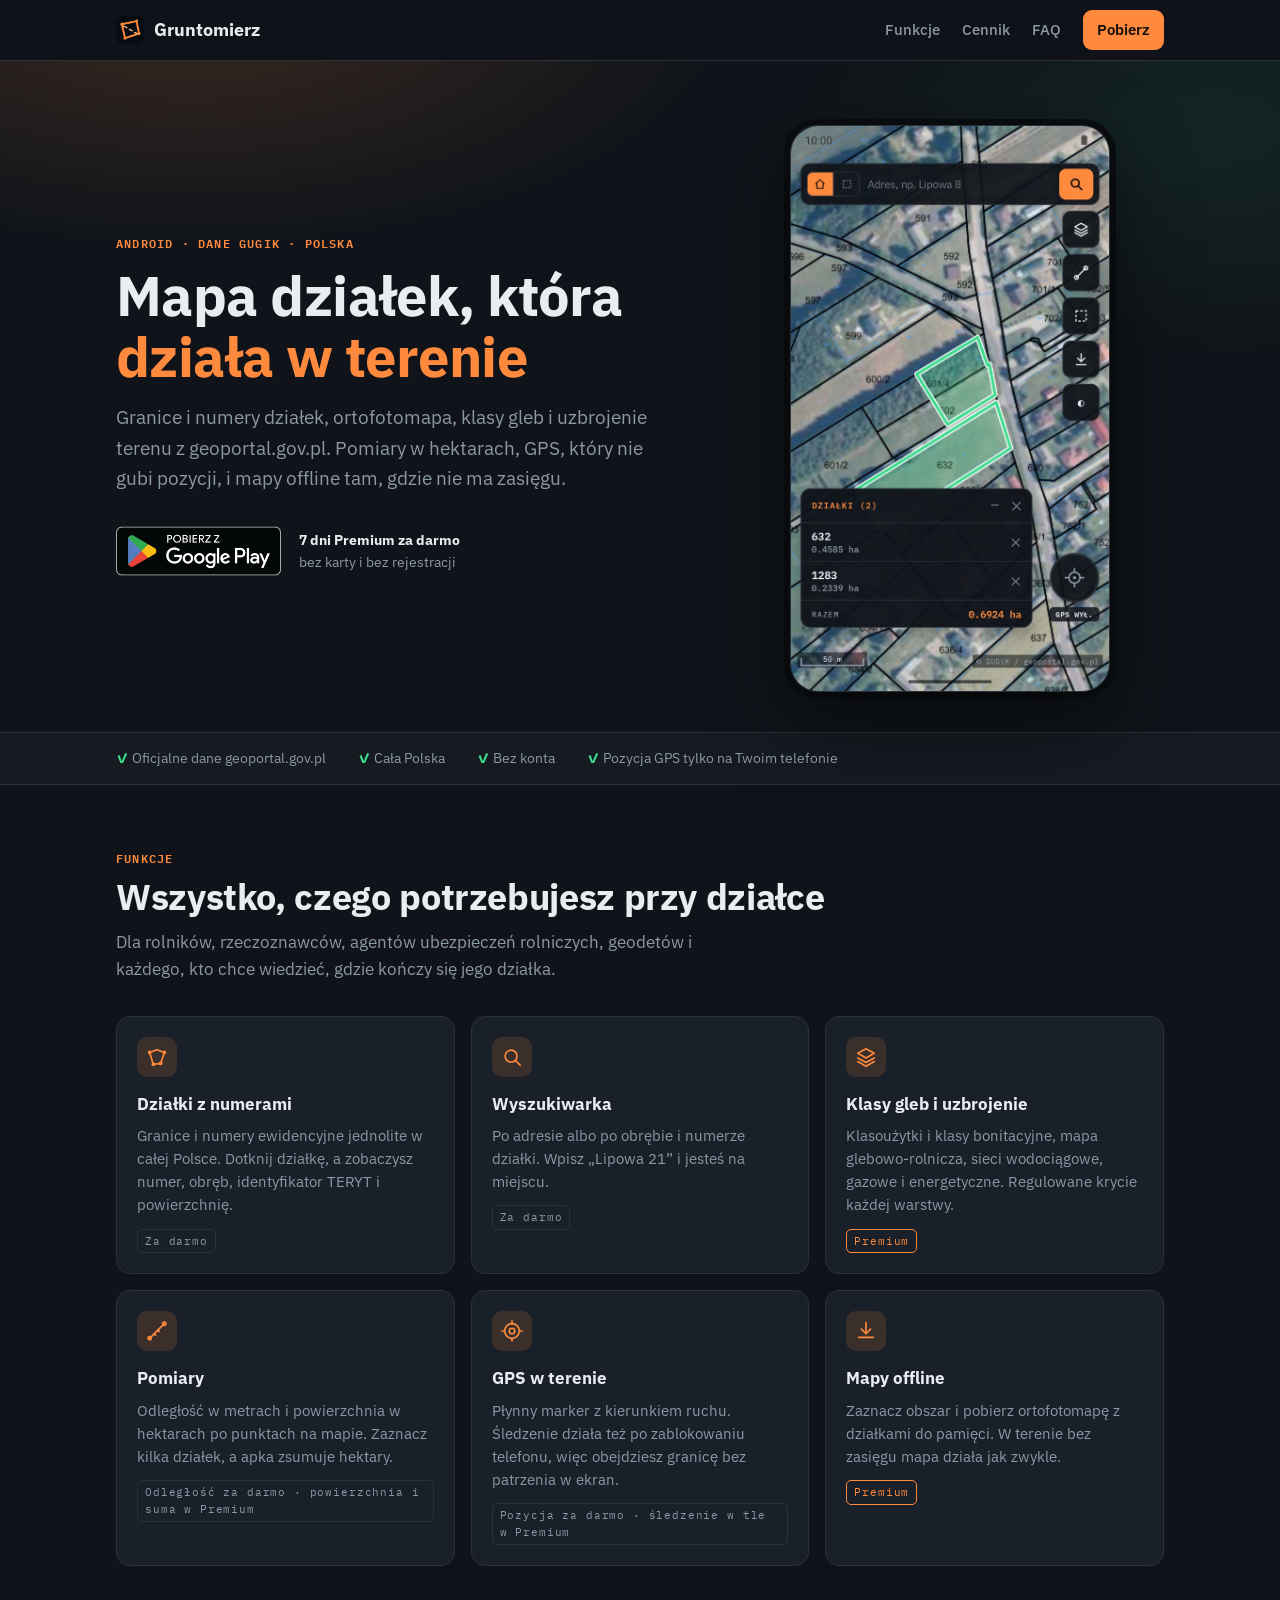
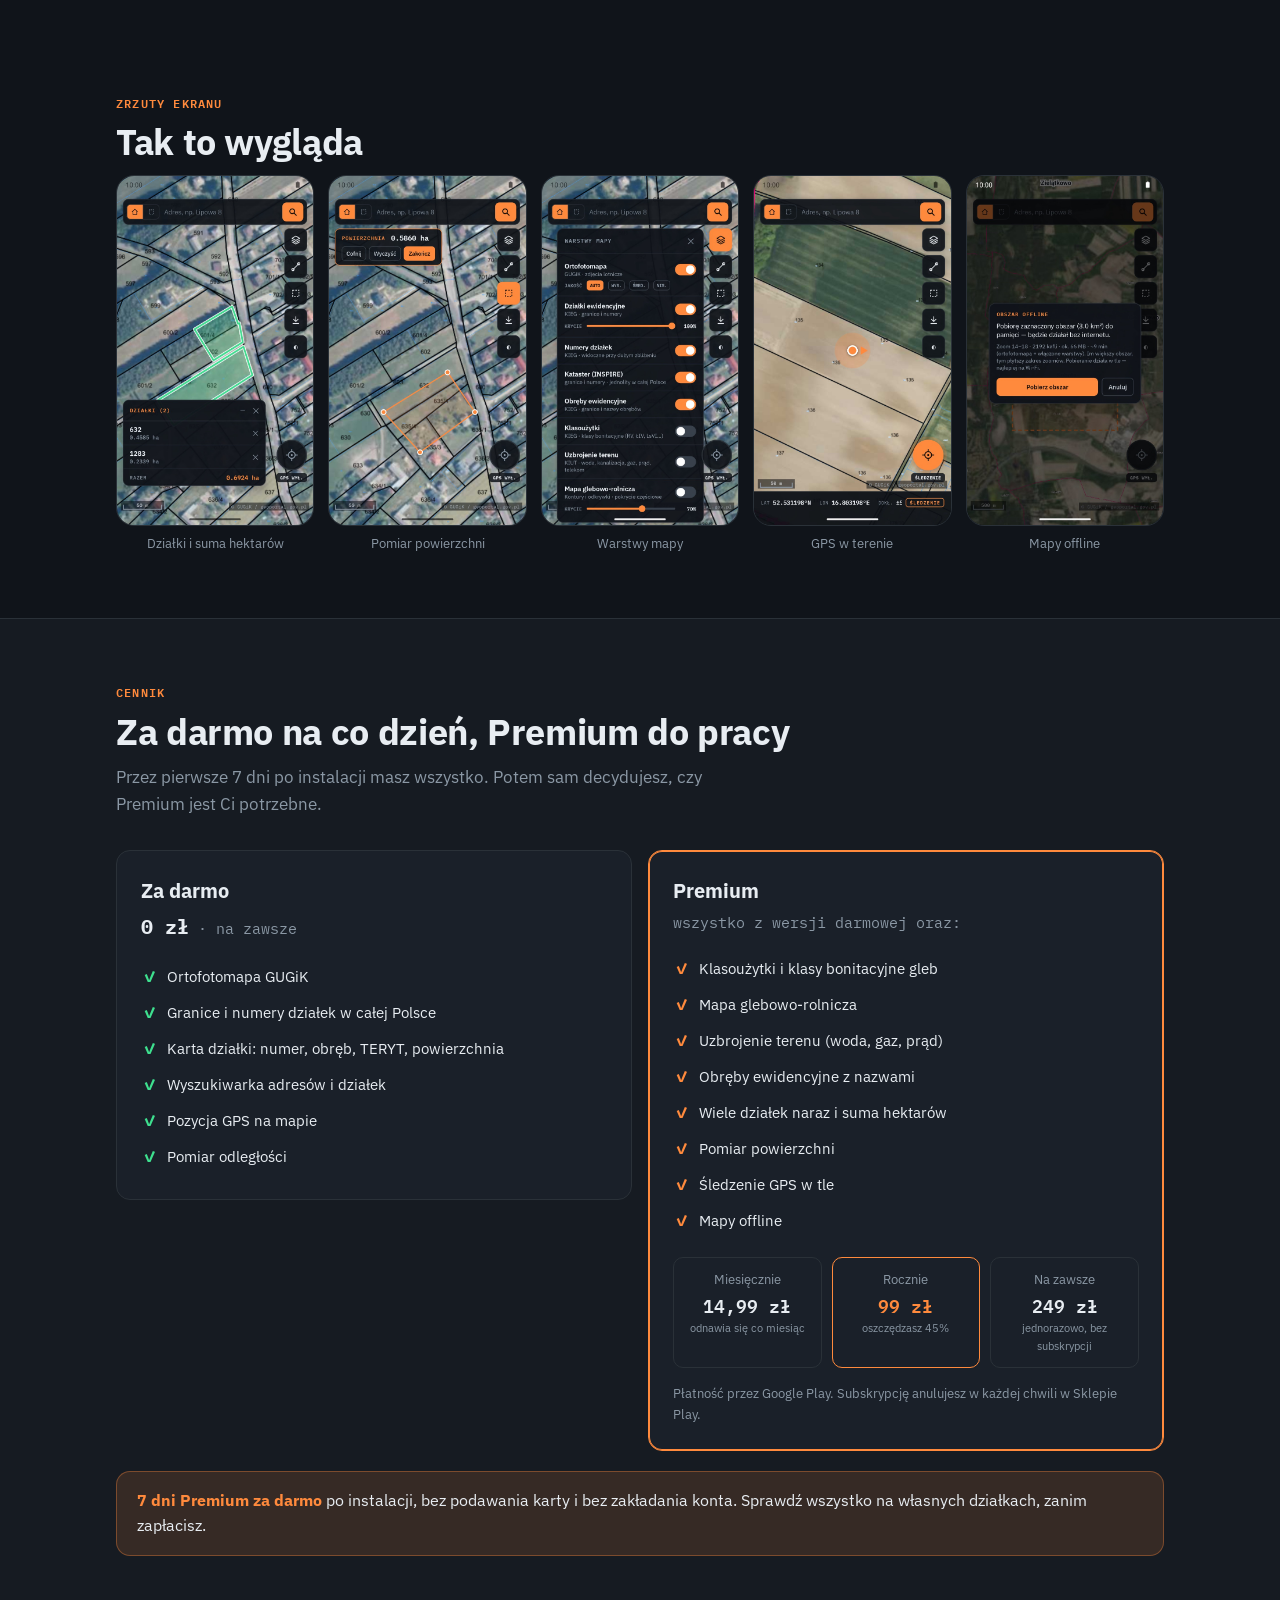
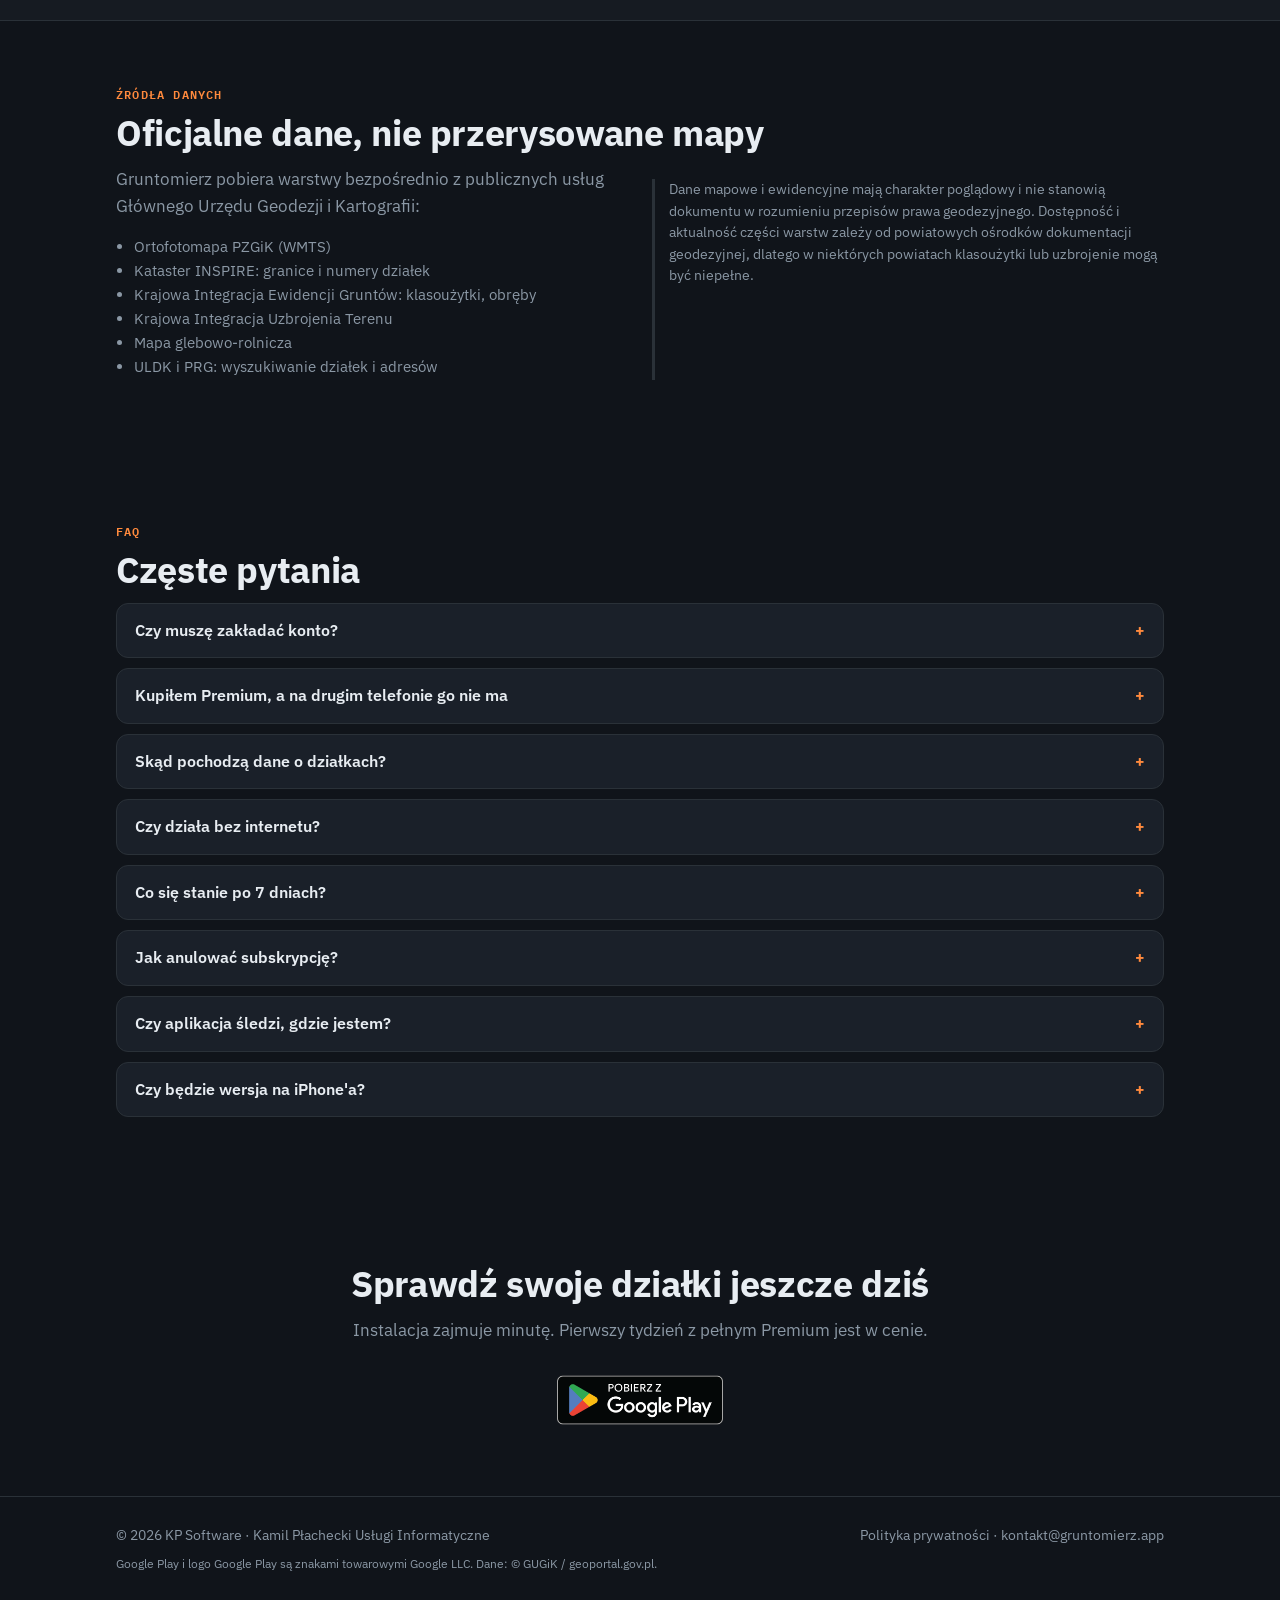
<file: index.html>
<!DOCTYPE html>
<html lang="pl">
<head>
<meta charset="utf-8">
<meta name="viewport" content="width=device-width, initial-scale=1">
<title>Gruntomierz – mapa działek dla rolników i rzeczoznawców</title>
<meta name="description" content="Gruntomierz to aplikacja na Androida z mapą działek ewidencyjnych, ortofotomapą, klasami gleb, pomiarami i GPS w terenie. Oficjalne dane geoportal.gov.pl, mapy offline, 7 dni Premium za darmo.">
<link rel="canonical" href="https://gruntomierz.app/">
<meta property="og:type" content="website">
<meta property="og:title" content="Gruntomierz – mapa działek dla rolników i rzeczoznawców">
<meta property="og:description" content="Działki, ortofotomapa, klasy gleb, pomiary i GPS w terenie. Oficjalne dane geoportal.gov.pl. Android, 7 dni Premium za darmo.">
<meta property="og:image" content="https://gruntomierz.app/assets/og-image.png">
<meta property="og:url" content="https://gruntomierz.app/">
<meta property="og:locale" content="pl_PL">
<meta name="twitter:card" content="summary_large_image">
<meta name="theme-color" content="#10141a">
<link rel="icon" type="image/png" sizes="32x32" href="assets/favicon-32.png">
<link rel="apple-touch-icon" href="assets/icon-192.png">
<link rel="preconnect" href="https://fonts.googleapis.com">
<link rel="preconnect" href="https://fonts.gstatic.com" crossorigin>
<link href="https://fonts.googleapis.com/css2?family=IBM+Plex+Sans:wght@400;500;600;700&family=IBM+Plex+Mono:wght@500;600&display=swap" rel="stylesheet">
<link rel="stylesheet" href="assets/site.css">
<script type="application/ld+json">
{
  "@context": "https://schema.org",
  "@type": "SoftwareApplication",
  "name": "Gruntomierz",
  "operatingSystem": "Android",
  "applicationCategory": "UtilitiesApplication",
  "description": "Mapa działek ewidencyjnych z ortofotomapą, klasami gleb, pomiarami, GPS w terenie i mapami offline. Oficjalne dane geoportal.gov.pl.",
  "url": "https://gruntomierz.app/",
  "installUrl": "https://play.google.com/store/apps/details?id=pl.gruntomierz.app",
  "offers": [
    {"@type": "Offer", "price": "0", "priceCurrency": "PLN", "description": "Wersja darmowa"},
    {"@type": "Offer", "price": "14.99", "priceCurrency": "PLN", "description": "Premium miesięcznie"},
    {"@type": "Offer", "price": "99", "priceCurrency": "PLN", "description": "Premium rocznie"},
    {"@type": "Offer", "price": "249", "priceCurrency": "PLN", "description": "Premium na zawsze"}
  ],
  "author": {"@type": "Organization", "name": "KP Software"}
}
</script>
</head>
<body>

<header class="nav">
  <div class="wrap">
    <a class="brand" href="/"><img src="assets/icon-192.png" alt="" width="28" height="28"> Gruntomierz</a>
    <nav class="navlinks">
      <a href="#funkcje">Funkcje</a>
      <a href="#cennik">Cennik</a>
      <a href="#faq">FAQ</a>
      <a class="cta" href="https://play.google.com/store/apps/details?id=pl.gruntomierz.app">Pobierz</a>
    </nav>
  </div>
</header>

<section class="hero">
  <div class="wrap">
    <div>
      <div class="mono">Android · dane GUGiK · Polska</div>
      <h1>Mapa działek, która <em>działa w terenie</em></h1>
      <p class="lead">Granice i numery działek, ortofotomapa, klasy gleb i uzbrojenie terenu z geoportal.gov.pl. Pomiary w hektarach, GPS, który nie gubi pozycji, i mapy offline tam, gdzie nie ma zasięgu.</p>
      <div class="badges">
        <a href="https://play.google.com/store/apps/details?id=pl.gruntomierz.app"><img class="play" src="assets/google-play-badge-pl.png" alt="Pobierz z Google Play"></a>
        <div class="trial"><strong>7 dni Premium za darmo</strong><br>bez karty i bez rejestracji</div>
      </div>
    </div>
    <img class="phone" src="assets/shot_01_dzialki.jpg" alt="Ekran aplikacji Gruntomierz: zaznaczone działki z numerami i sumą powierzchni na ortofotomapie" width="540" height="960">
  </div>
</section>

<div class="trust">
  <div class="wrap">
    <span>Oficjalne dane geoportal.gov.pl</span>
    <span>Cała Polska</span>
    <span>Bez konta</span>
    <span>Pozycja GPS tylko na Twoim telefonie</span>
  </div>
</div>

<section id="funkcje">
  <div class="wrap">
    <div class="mono">Funkcje</div>
    <h2>Wszystko, czego potrzebujesz przy działce</h2>
    <p class="sub">Dla rolników, rzeczoznawców, agentów ubezpieczeń rolniczych, geodetów i każdego, kto chce wiedzieć, gdzie kończy się jego działka.</p>
    <div class="grid">
      <div class="card">
        <div class="ico"><svg viewBox="0 0 24 24"><path d="M4 7l8-3 8 3-4 12-8 1z"/><circle cx="4" cy="7" r="1.2"/><circle cx="20" cy="7" r="1.2"/><circle cx="16" cy="19" r="1.2"/><circle cx="8" cy="20" r="1.2"/></svg></div>
        <h3>Działki z numerami</h3>
        <p>Granice i numery ewidencyjne jednolite w całej Polsce. Dotknij działkę, a zobaczysz numer, obręb, identyfikator TERYT i powierzchnię.</p>
        <span class="tag">Za darmo</span>
      </div>
      <div class="card">
        <div class="ico"><svg viewBox="0 0 24 24"><circle cx="11" cy="11" r="6.5"/><path d="M16 16l5 5"/></svg></div>
        <h3>Wyszukiwarka</h3>
        <p>Po adresie albo po obrębie i numerze działki. Wpisz „Lipowa 21” i jesteś na miejscu.</p>
        <span class="tag">Za darmo</span>
      </div>
      <div class="card">
        <div class="ico"><svg viewBox="0 0 24 24"><path d="M12 3l9 5-9 5-9-5z"/><path d="M3 13l9 5 9-5"/><path d="M3 17l9 5 9-5"/></svg></div>
        <h3>Klasy gleb i uzbrojenie</h3>
        <p>Klasoużytki i klasy bonitacyjne, mapa glebowo-rolnicza, sieci wodociągowe, gazowe i energetyczne. Regulowane krycie każdej warstwy.</p>
        <span class="tag prem">Premium</span>
      </div>
      <div class="card">
        <div class="ico"><svg viewBox="0 0 24 24"><path d="M4 20L20 4"/><circle cx="4" cy="20" r="1.8"/><circle cx="20" cy="4" r="1.8"/><path d="M9 15l1.5 1.5M13 11l1.5 1.5"/></svg></div>
        <h3>Pomiary</h3>
        <p>Odległość w metrach i powierzchnia w hektarach po punktach na mapie. Zaznacz kilka działek, a apka zsumuje hektary.</p>
        <span class="tag">Odległość za darmo · powierzchnia i suma w Premium</span>
      </div>
      <div class="card">
        <div class="ico"><svg viewBox="0 0 24 24"><circle cx="12" cy="12" r="3"/><circle cx="12" cy="12" r="8"/><path d="M12 1v3M12 20v3M1 12h3M20 12h3"/></svg></div>
        <h3>GPS w terenie</h3>
        <p>Płynny marker z kierunkiem ruchu. Śledzenie działa też po zablokowaniu telefonu, więc obejdziesz granicę bez patrzenia w ekran.</p>
        <span class="tag">Pozycja za darmo · śledzenie w tle w Premium</span>
      </div>
      <div class="card">
        <div class="ico"><svg viewBox="0 0 24 24"><path d="M12 3v12"/><path d="M7 10l5 5 5-5"/><path d="M4 19h16"/></svg></div>
        <h3>Mapy offline</h3>
        <p>Zaznacz obszar i pobierz ortofotomapę z działkami do pamięci. W terenie bez zasięgu mapa działa jak zwykle.</p>
        <span class="tag prem">Premium</span>
      </div>
    </div>
  </div>
</section>

<section id="ekrany">
  <div class="wrap">
    <div class="mono">Zrzuty ekranu</div>
    <h2>Tak to wygląda</h2>
    <div class="shots">
      <figure><img src="assets/shot_01_dzialki.jpg" alt="Lista zaznaczonych działek z sumą powierzchni" loading="lazy" width="540" height="960"><figcaption>Działki i suma hektarów</figcaption></figure>
      <figure><img src="assets/shot_02_pomiar.jpg" alt="Pomiar powierzchni po punktach na mapie" loading="lazy" width="540" height="960"><figcaption>Pomiar powierzchni</figcaption></figure>
      <figure><img src="assets/shot_03_warstwy.jpg" alt="Panel warstw mapy" loading="lazy" width="540" height="960"><figcaption>Warstwy mapy</figcaption></figure>
      <figure><img src="assets/shot_06_gps.jpg" alt="Śledzenie GPS na mapie działek" loading="lazy" width="540" height="960"><figcaption>GPS w terenie</figcaption></figure>
      <figure><img src="assets/shot_05_offline.jpg" alt="Pobieranie obszaru mapy do pamięci offline" loading="lazy" width="540" height="960"><figcaption>Mapy offline</figcaption></figure>
    </div>
  </div>
</section>

<section id="cennik" class="pricing">
  <div class="wrap">
    <div class="mono">Cennik</div>
    <h2>Za darmo na co dzień, Premium do pracy</h2>
    <p class="sub">Przez pierwsze 7 dni po instalacji masz wszystko. Potem sam decydujesz, czy Premium jest Ci potrzebne.</p>
    <div class="plans">
      <div class="plan free">
        <h3>Za darmo</h3>
        <p class="price"><b>0 zł</b> · na zawsze</p>
        <ul>
          <li>Ortofotomapa GUGiK</li>
          <li>Granice i numery działek w całej Polsce</li>
          <li>Karta działki: numer, obręb, TERYT, powierzchnia</li>
          <li>Wyszukiwarka adresów i działek</li>
          <li>Pozycja GPS na mapie</li>
          <li>Pomiar odległości</li>
        </ul>
      </div>
      <div class="plan prem">
        <h3>Premium</h3>
        <p class="price">wszystko z wersji darmowej oraz:</p>
        <ul>
          <li>Klasoużytki i klasy bonitacyjne gleb</li>
          <li>Mapa glebowo-rolnicza</li>
          <li>Uzbrojenie terenu (woda, gaz, prąd)</li>
          <li>Obręby ewidencyjne z nazwami</li>
          <li>Wiele działek naraz i suma hektarów</li>
          <li>Pomiar powierzchni</li>
          <li>Śledzenie GPS w tle</li>
          <li>Mapy offline</li>
        </ul>
        <div class="tiers">
          <div class="tier"><div class="n">Miesięcznie</div><div class="v">14,99 zł</div><div class="s">odnawia się co miesiąc</div></div>
          <div class="tier best"><div class="n">Rocznie</div><div class="v">99 zł</div><div class="s">oszczędzasz 45%</div></div>
          <div class="tier"><div class="n">Na zawsze</div><div class="v">249 zł</div><div class="s">jednorazowo, bez subskrypcji</div></div>
        </div>
        <p class="note">Płatność przez Google Play. Subskrypcję anulujesz w każdej chwili w Sklepie Play.</p>
      </div>
    </div>
    <div class="trialbox"><span><b>7 dni Premium za darmo</b> po instalacji, bez podawania karty i bez zakładania konta. Sprawdź wszystko na własnych działkach, zanim zapłacisz.</span></div>
  </div>
</section>

<section id="dane">
  <div class="wrap">
    <div class="mono">Źródła danych</div>
    <h2>Oficjalne dane, nie przerysowane mapy</h2>
    <div class="sources">
      <div>
        <p class="sub" style="margin-bottom:12px">Gruntomierz pobiera warstwy bezpośrednio z publicznych usług Głównego Urzędu Geodezji i Kartografii:</p>
        <ul>
          <li>Ortofotomapa PZGiK (WMTS)</li>
          <li>Kataster INSPIRE: granice i numery działek</li>
          <li>Krajowa Integracja Ewidencji Gruntów: klasoużytki, obręby</li>
          <li>Krajowa Integracja Uzbrojenia Terenu</li>
          <li>Mapa glebowo-rolnicza</li>
          <li>ULDK i PRG: wyszukiwanie działek i adresów</li>
        </ul>
      </div>
      <p class="disclaimer">Dane mapowe i ewidencyjne mają charakter poglądowy i nie stanowią dokumentu w rozumieniu przepisów prawa geodezyjnego. Dostępność i aktualność części warstw zależy od powiatowych ośrodków dokumentacji geodezyjnej, dlatego w niektórych powiatach klasoużytki lub uzbrojenie mogą być niepełne.</p>
    </div>
  </div>
</section>

<section id="faq" class="faq">
  <div class="wrap">
    <div class="mono">FAQ</div>
    <h2>Częste pytania</h2>
    <details><summary>Czy muszę zakładać konto?</summary><p>Nie. Aplikacja nie ma logowania ani rejestracji. Zakup Premium jest przypisany do konta Google, z którego zainstalowałeś aplikację ze Sklepu Play, i sam przenosi się na inne urządzenia z tym kontem.</p></details>
    <details><summary>Kupiłem Premium, a na drugim telefonie go nie ma</summary><p>Sklep Play przypisuje zakup do konta, z którego aplikacja została zainstalowana na danym urządzeniu, nie do konta domyślnego telefonu. Jeśli masz kilka kont Google, odinstaluj Gruntomierz, w Sklepie Play przełącz się na konto, na którym kupiłeś Premium, zainstaluj ponownie i dotknij gwiazdki → „Przywróć zakupy”. Jeśli Sklep Play na tym urządzeniu jeszcze nie zsynchronizował zakupów, otwórz w nim Płatności i subskrypcje → Subskrypcje, a potem ponów „Przywróć zakupy”.</p></details>
    <details><summary>Skąd pochodzą dane o działkach?</summary><p>Z publicznych usług geoportal.gov.pl prowadzonych przez GUGiK, tych samych, z których korzystają urzędy. Aplikacja nie ma własnej kopii danych, więc widzisz to, co aktualnie publikuje geoportal.</p></details>
    <details><summary>Czy działa bez internetu?</summary><p>Tak, po pobraniu obszaru offline (Premium). Zaznaczasz prostokąt na mapie, apka zapisuje ortofotomapę i włączone warstwy w pamięci telefonu i w terenie bez zasięgu wszystko działa jak zwykle. Wyszukiwarka i karta działki wymagają internetu.</p></details>
    <details><summary>Co się stanie po 7 dniach?</summary><p>Aplikacja przełącza się w wersję darmową: mapa działek z numerami, wyszukiwarka, pozycja GPS i pomiar odległości zostają na zawsze. Funkcje Premium pokazują kłódkę i można je odblokować w każdej chwili.</p></details>
    <details><summary>Jak anulować subskrypcję?</summary><p>W Sklepie Play: Płatności i subskrypcje → Subskrypcje → Gruntomierz Premium → Anuluj. Dostęp trwa do końca opłaconego okresu. Jeśli nie lubisz subskrypcji, wybierz plan „Na zawsze”.</p></details>
    <details><summary>Czy aplikacja śledzi, gdzie jestem?</summary><p>Pozycja GPS jest przetwarzana wyłącznie na telefonie i nigdzie nie jest wysyłana ani zapisywana. Szczegóły w <a href="polityka-prywatnosci.html">polityce prywatności</a>.</p></details>
    <details><summary>Czy będzie wersja na iPhone'a?</summary><p>Na razie nie. Gruntomierz jest dostępny na Androida 8.0 i nowsze. Jeśli zależy Ci na wersji iOS, napisz, liczymy głosy.</p></details>
  </div>
</section>

<section class="cta-final">
  <div class="wrap">
    <h2>Sprawdź swoje działki jeszcze dziś</h2>
    <p class="sub" style="margin: 0 auto 24px">Instalacja zajmuje minutę. Pierwszy tydzień z pełnym Premium jest w cenie.</p>
    <div class="badges">
      <a href="https://play.google.com/store/apps/details?id=pl.gruntomierz.app"><img class="play" src="assets/google-play-badge-pl.png" alt="Pobierz z Google Play"></a>
    </div>
  </div>
</section>

<footer class="foot">
  <div class="wrap">
    <span>© 2026 KP Software · Kamil Płachecki Usługi Informatyczne</span>
    <span><a href="polityka-prywatnosci.html">Polityka prywatności</a> · <a href="mailto:kontakt@gruntomierz.app">kontakt@gruntomierz.app</a></span>
    <span style="flex-basis:100%;font-size:12px">Google Play i logo Google Play są znakami towarowymi Google LLC. Dane: © GUGiK / geoportal.gov.pl.</span>
  </div>
</footer>

</body>
</html>
</file>
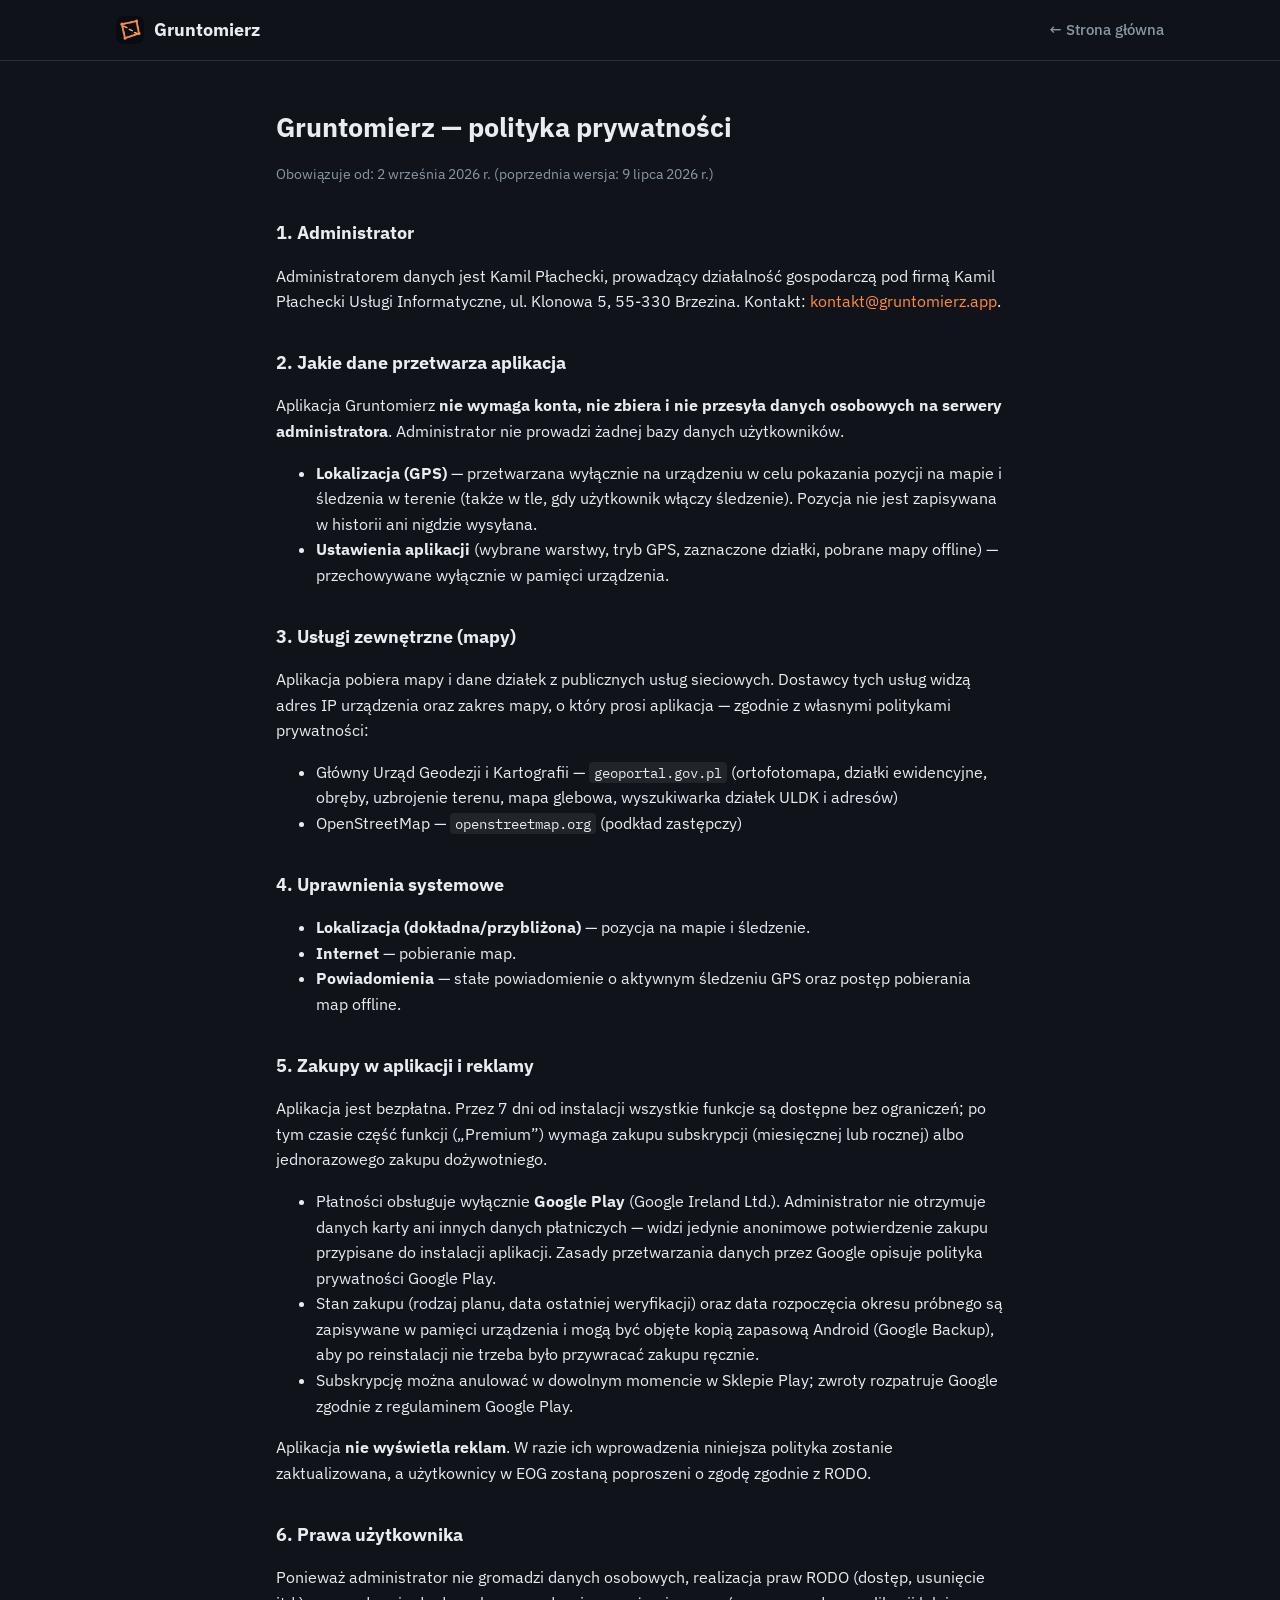
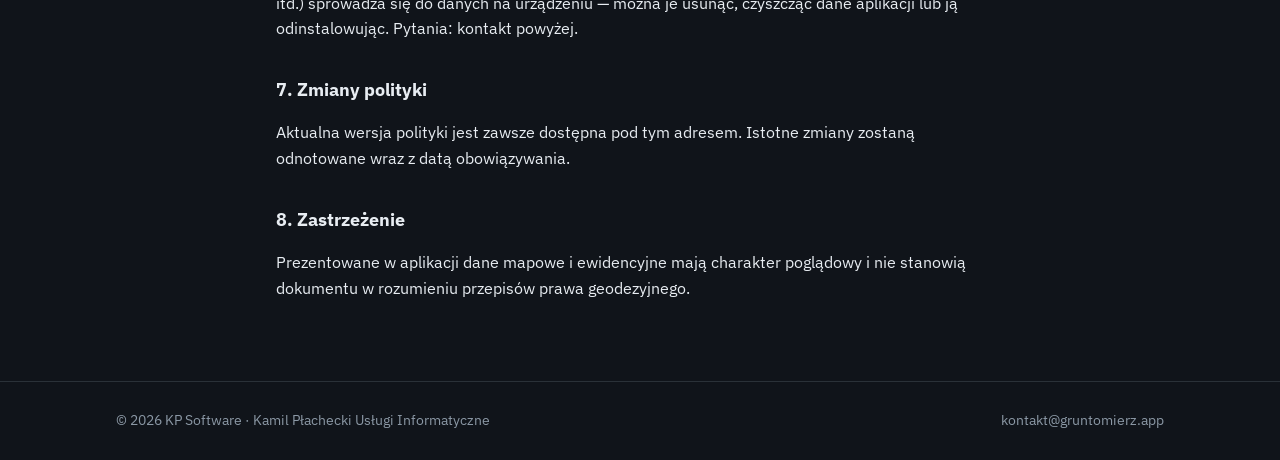
<file: polityka-prywatnosci.html>
<!DOCTYPE html>
<html lang="pl">
<head>
<meta charset="utf-8">
<meta name="viewport" content="width=device-width, initial-scale=1">
<title>Polityka prywatności – Gruntomierz</title>
<meta name="description" content="Polityka prywatności aplikacji Gruntomierz – mapa działek dla rolników.">
<link rel="icon" type="image/png" sizes="32x32" href="assets/favicon-32.png">
<link rel="apple-touch-icon" href="assets/icon-192.png">
<link rel="preconnect" href="https://fonts.googleapis.com">
<link rel="preconnect" href="https://fonts.gstatic.com" crossorigin>
<link href="https://fonts.googleapis.com/css2?family=IBM+Plex+Sans:wght@400;500;600;700&family=IBM+Plex+Mono:wght@500;600&display=swap" rel="stylesheet">
<link rel="stylesheet" href="assets/site.css">
</head>
<body class="doc">
<header class="nav"><div class="wrap"><a class="brand" href="/"><img src="assets/icon-192.png" alt="" width="28" height="28"> Gruntomierz</a><a class="navlink" href="/">← Strona główna</a></div></header>
<main class="wrap prose">
<h1>Gruntomierz — polityka prywatności</h1>
<p class="meta">Obowiązuje od: 2 września 2026 r. (poprzednia wersja: 9 lipca 2026 r.)</p>

<h2>1. Administrator</h2>
<p>Administratorem danych jest Kamil Płachecki, prowadzący działalność gospodarczą
pod firmą Kamil Płachecki Usługi Informatyczne, ul. Klonowa 5, 55-330 Brzezina.
Kontakt: <a href="mailto:kontakt@gruntomierz.app">kontakt@gruntomierz.app</a>.</p>

<h2>2. Jakie dane przetwarza aplikacja</h2>
<p>Aplikacja Gruntomierz <strong>nie wymaga konta, nie zbiera i nie przesyła danych
osobowych na serwery administratora</strong>. Administrator nie prowadzi żadnej bazy
danych użytkowników.</p>
<ul>
  <li><strong>Lokalizacja (GPS)</strong> — przetwarzana wyłącznie na urządzeniu w celu
  pokazania pozycji na mapie i śledzenia w terenie (także w tle, gdy użytkownik włączy
  śledzenie). Pozycja nie jest zapisywana w historii ani nigdzie wysyłana.</li>
  <li><strong>Ustawienia aplikacji</strong> (wybrane warstwy, tryb GPS, zaznaczone działki,
  pobrane mapy offline) — przechowywane wyłącznie w pamięci urządzenia.</li>
</ul>

<h2>3. Usługi zewnętrzne (mapy)</h2>
<p>Aplikacja pobiera mapy i dane działek z publicznych usług sieciowych. Dostawcy tych
usług widzą adres IP urządzenia oraz zakres mapy, o który prosi aplikacja — zgodnie
z własnymi politykami prywatności:</p>
<ul>
  <li>Główny Urząd Geodezji i Kartografii — <code>geoportal.gov.pl</code>
  (ortofotomapa, działki ewidencyjne, obręby, uzbrojenie terenu, mapa glebowa,
  wyszukiwarka działek ULDK i adresów)</li>
  <li>OpenStreetMap — <code>openstreetmap.org</code> (podkład zastępczy)</li>
</ul>

<h2>4. Uprawnienia systemowe</h2>
<ul>
  <li><strong>Lokalizacja (dokładna/przybliżona)</strong> — pozycja na mapie i śledzenie.</li>
  <li><strong>Internet</strong> — pobieranie map.</li>
  <li><strong>Powiadomienia</strong> — stałe powiadomienie o aktywnym śledzeniu GPS
  oraz postęp pobierania map offline.</li>
</ul>

<h2>5. Zakupy w aplikacji i reklamy</h2>
<p>Aplikacja jest bezpłatna. Przez 7 dni od instalacji wszystkie funkcje są dostępne
bez ograniczeń; po tym czasie część funkcji („Premium”) wymaga zakupu subskrypcji
(miesięcznej lub rocznej) albo jednorazowego zakupu dożywotniego.</p>
<ul>
  <li>Płatności obsługuje wyłącznie <strong>Google Play</strong> (Google Ireland Ltd.).
  Administrator nie otrzymuje danych karty ani innych danych płatniczych — widzi jedynie
  anonimowe potwierdzenie zakupu przypisane do instalacji aplikacji. Zasady przetwarzania
  danych przez Google opisuje polityka prywatności Google Play.</li>
  <li>Stan zakupu (rodzaj planu, data ostatniej weryfikacji) oraz data rozpoczęcia okresu
  próbnego są zapisywane w pamięci urządzenia i mogą być objęte kopią zapasową Android
  (Google Backup), aby po reinstalacji nie trzeba było przywracać zakupu ręcznie.</li>
  <li>Subskrypcję można anulować w dowolnym momencie w Sklepie Play; zwroty rozpatruje
  Google zgodnie z regulaminem Google Play.</li>
</ul>
<p>Aplikacja <strong>nie wyświetla reklam</strong>. W razie ich wprowadzenia niniejsza polityka
zostanie zaktualizowana, a użytkownicy w EOG zostaną poproszeni o zgodę zgodnie z RODO.</p>

<h2>6. Prawa użytkownika</h2>
<p>Ponieważ administrator nie gromadzi danych osobowych, realizacja praw RODO
(dostęp, usunięcie itd.) sprowadza się do danych na urządzeniu — można je usunąć,
czyszcząc dane aplikacji lub ją odinstalowując. Pytania: kontakt powyżej.</p>

<h2>7. Zmiany polityki</h2>
<p>Aktualna wersja polityki jest zawsze dostępna pod tym adresem. Istotne zmiany
zostaną odnotowane wraz z datą obowiązywania.</p>

<h2>8. Zastrzeżenie</h2>
<p>Prezentowane w aplikacji dane mapowe i ewidencyjne mają charakter poglądowy
i nie stanowią dokumentu w rozumieniu przepisów prawa geodezyjnego.</p>

</main>
<footer class="foot"><div class="wrap"><span>© 2026 KP Software · Kamil Płachecki Usługi Informatyczne</span><span><a href="mailto:kontakt@gruntomierz.app">kontakt@gruntomierz.app</a></span></div></footer>
</body>
</html>
</file>
<file: assets/site.css>
:root {
  --bg: #10141a;
  --bg2: #161b22;
  --panel: #1a2029;
  --border: #2a3138;
  --text: #e8edf2;
  --sub: #8b98a5;
  --accent: #ff8a3d;
  --accent-soft: rgba(255, 138, 61, .14);
  --on-accent: #14100b;
  --green: #3ee08f;
  --radius: 14px;
  --sans: "IBM Plex Sans", system-ui, -apple-system, "Segoe UI", Roboto, sans-serif;
  --mono: "IBM Plex Mono", ui-monospace, SFMono-Regular, Menlo, monospace;
}
* { box-sizing: border-box; }
html { scroll-behavior: smooth; }
body {
  margin: 0; background: var(--bg); color: var(--text);
  font: 16px/1.6 var(--sans); -webkit-font-smoothing: antialiased;
}
img { max-width: 100%; height: auto; display: block; }
a { color: var(--accent); text-decoration: none; }
a:hover { text-decoration: underline; }
.wrap { max-width: 1080px; margin: 0 auto; padding: 0 16px; }
.mono { font-family: var(--mono); letter-spacing: .1em; text-transform: uppercase; font-size: 12px; font-weight: 600; color: var(--accent); }

/* nav */
.nav { position: sticky; top: 0; z-index: 10; background: rgba(16,20,26,.92); backdrop-filter: blur(10px); border-bottom: 1px solid var(--border); }
.nav .wrap { display: flex; align-items: center; justify-content: space-between; height: 60px; gap: 16px; }
.brand { display: flex; align-items: center; gap: 10px; color: var(--text); font-weight: 700; font-size: 18px; }
.brand:hover { text-decoration: none; }
.brand img { border-radius: 7px; }
.navlinks { display: flex; gap: 22px; align-items: center; }
.navlinks a, .navlink { color: var(--sub); font-weight: 500; font-size: 15px; }
.navlinks a:hover, .navlink:hover { color: var(--text); text-decoration: none; }
.navlinks .cta { color: var(--on-accent); background: var(--accent); padding: 8px 14px; border-radius: 9px; font-weight: 600; }
.navlinks .cta:hover { color: var(--on-accent); filter: brightness(1.05); }
@media (max-width: 720px) { .navlinks a:not(.cta) { display: none; } }

/* hero */
.hero { padding: 64px 0 40px; background:
  radial-gradient(900px 420px at 15% -10%, rgba(255,138,61,.18), transparent 60%),
  radial-gradient(700px 380px at 95% 10%, rgba(62,224,143,.08), transparent 60%); }
.hero .wrap { display: grid; grid-template-columns: minmax(0, 1.15fr) minmax(0, .85fr); gap: 40px; align-items: center; }
.hero h1 { font-size: clamp(34px, 5vw, 56px); line-height: 1.08; margin: 12px 0 16px; letter-spacing: -.01em; }
.hero h1 em { font-style: normal; color: var(--accent); }
.hero p.lead { font-size: 19px; color: var(--sub); margin: 0 0 26px; max-width: 540px; }
.badges { display: flex; align-items: center; gap: 18px; flex-wrap: wrap; }
.badges img.play { height: 64px; width: auto; }
.badges .trial { font-size: 14px; color: var(--sub); }
.badges .trial strong { color: var(--text); }
.phone { justify-self: center; width: min(320px, 78vw); border-radius: 28px; border: 1px solid var(--border);
  box-shadow: 0 30px 80px rgba(0,0,0,.55), 0 0 0 6px #0b0e11; overflow: hidden; }
@media (max-width: 860px) {
  .hero { padding: 40px 0 28px; }
  .hero .wrap { grid-template-columns: 1fr; gap: 32px; }
  .phone { width: min(280px, 72vw); }
}

/* trust strip */
.trust { border-top: 1px solid var(--border); border-bottom: 1px solid var(--border); background: var(--bg2); }
.trust .wrap { display: flex; flex-wrap: wrap; gap: 8px 32px; padding: 14px 16px; font-size: 14px; color: var(--sub); }
.trust span::before { content: "✓ "; color: var(--green); font-weight: 700; }

/* sections */
section { padding: 64px 0; }
section h2 { font-size: clamp(26px, 3.4vw, 36px); line-height: 1.15; margin: 8px 0 12px; letter-spacing: -.01em; }
section p.sub { color: var(--sub); font-size: 17px; margin: 0 0 32px; max-width: 640px; }
.grid { display: grid; grid-template-columns: repeat(3, minmax(0, 1fr)); gap: 16px; }
@media (max-width: 860px) { .grid { grid-template-columns: repeat(2, minmax(0, 1fr)); } }
@media (max-width: 560px) { .grid { grid-template-columns: 1fr; } }
.card { background: var(--panel); border: 1px solid var(--border); border-radius: var(--radius); padding: 20px; }
.card .ico { width: 40px; height: 40px; border-radius: 10px; background: var(--accent-soft); display: grid; place-items: center; margin-bottom: 14px; }
.card .ico svg { width: 22px; height: 22px; stroke: var(--accent); fill: none; stroke-width: 1.8; stroke-linecap: round; stroke-linejoin: round; }
.card h3 { margin: 0 0 6px; font-size: 17px; }
.card p { margin: 0; color: var(--sub); font-size: 14.5px; }
.card .tag { display: inline-block; margin-top: 12px; font-family: var(--mono); font-size: 10.5px; letter-spacing: .08em; padding: 3px 7px; border-radius: 5px; border: 1px solid var(--border); color: var(--sub); }
.card .tag.prem { border-color: var(--accent); color: var(--accent); }

/* screenshots */
.shots { display: grid; grid-template-columns: repeat(5, minmax(0, 1fr)); gap: 14px; }
.shots figure { margin: 0; }
.shots img { width: 100%; border-radius: 18px; border: 1px solid var(--border); }
.shots figcaption { font-size: 13px; color: var(--sub); margin-top: 8px; text-align: center; }
@media (max-width: 860px) { .shots { grid-template-columns: repeat(3, minmax(0, 1fr)); } .shots figure:nth-child(n+4) { display: none; } }
@media (max-width: 480px) { .shots { grid-template-columns: repeat(2, minmax(0, 1fr)); } .shots figure:nth-child(n+3) { display: none; } }

/* pricing */
.pricing { background: var(--bg2); border-top: 1px solid var(--border); border-bottom: 1px solid var(--border); }
.plans { display: grid; grid-template-columns: minmax(0, 1fr) minmax(0, 1fr); gap: 16px; align-items: start; }
@media (max-width: 760px) { .plans { grid-template-columns: 1fr; } }
.plan { background: var(--panel); border: 1px solid var(--border); border-radius: var(--radius); padding: 24px; }
.plan.prem { border-color: var(--accent); box-shadow: 0 0 0 1px var(--accent) inset; }
.plan h3 { margin: 0 0 4px; font-size: 20px; }
.plan .price { font-family: var(--mono); font-size: 15px; color: var(--sub); margin: 0 0 16px; }
.plan .price b { color: var(--text); font-size: 20px; }
.plan ul { list-style: none; padding: 0; margin: 0; }
.plan li { padding: 6px 0 6px 26px; position: relative; font-size: 15px; }
.plan li::before { content: "✓"; position: absolute; left: 2px; color: var(--accent); font-weight: 700; }
.plan.free li::before { color: var(--green); }
.tiers { display: grid; grid-template-columns: repeat(3, minmax(0, 1fr)); gap: 10px; margin-top: 18px; }
@media (max-width: 480px) { .tiers { grid-template-columns: 1fr; } }
.tier { border: 1px solid var(--border); border-radius: 10px; padding: 12px; text-align: center; }
.tier.best { border-color: var(--accent); }
.tier .n { font-size: 13px; color: var(--sub); }
.tier .v { font-family: var(--mono); font-weight: 600; font-size: 18px; }
.tier .s { font-size: 11px; color: var(--sub); }
.tier.best .v { color: var(--accent); }
.plan .note { font-size: 13px; color: var(--sub); margin: 16px 0 0; }
.trialbox { margin-top: 20px; padding: 16px 20px; border-radius: var(--radius); background: var(--accent-soft); border: 1px solid rgba(255,138,61,.35); display: flex; gap: 14px; align-items: center; flex-wrap: wrap; }
.trialbox b { color: var(--accent); }

/* faq */
.faq details { border: 1px solid var(--border); border-radius: 12px; padding: 0 18px; margin-bottom: 10px; background: var(--panel); }
.faq summary { cursor: pointer; padding: 14px 0; font-weight: 600; list-style: none; display: flex; justify-content: space-between; gap: 12px; }
.faq summary::-webkit-details-marker { display: none; }
.faq summary::after { content: "+"; color: var(--accent); font-weight: 700; }
.faq details[open] summary::after { content: "–"; }
.faq details p { margin: 0 0 16px; color: var(--sub); font-size: 15px; }

/* data / disclaimer */
.sources { display: grid; grid-template-columns: minmax(0, 1fr) minmax(0, 1fr); gap: 24px; }
@media (max-width: 760px) { .sources { grid-template-columns: 1fr; } }
.sources ul { padding-left: 18px; color: var(--sub); font-size: 15px; }
.disclaimer { font-size: 13.5px; color: var(--sub); border-left: 3px solid var(--border); padding-left: 14px; }

/* cta */
.cta-final { text-align: center; }
.cta-final .badges { justify-content: center; }

/* footer */
.foot { border-top: 1px solid var(--border); padding: 28px 0; color: var(--sub); font-size: 13.5px; }
.foot .wrap { display: flex; flex-wrap: wrap; gap: 8px 24px; justify-content: space-between; }
.foot a { color: var(--sub); }

/* doc pages */
body.doc .prose { max-width: 760px; padding: 32px 16px 64px; }
.prose h1 { font-size: 1.7em; line-height: 1.2; }
.prose h2 { font-size: 1.15em; margin-top: 1.8em; }
.prose code { background: rgba(127,127,127,.15); padding: 1px 5px; border-radius: 4px; font-family: var(--mono); font-size: .9em; }
.prose .meta { color: var(--sub); font-size: .9em; }
</file>
